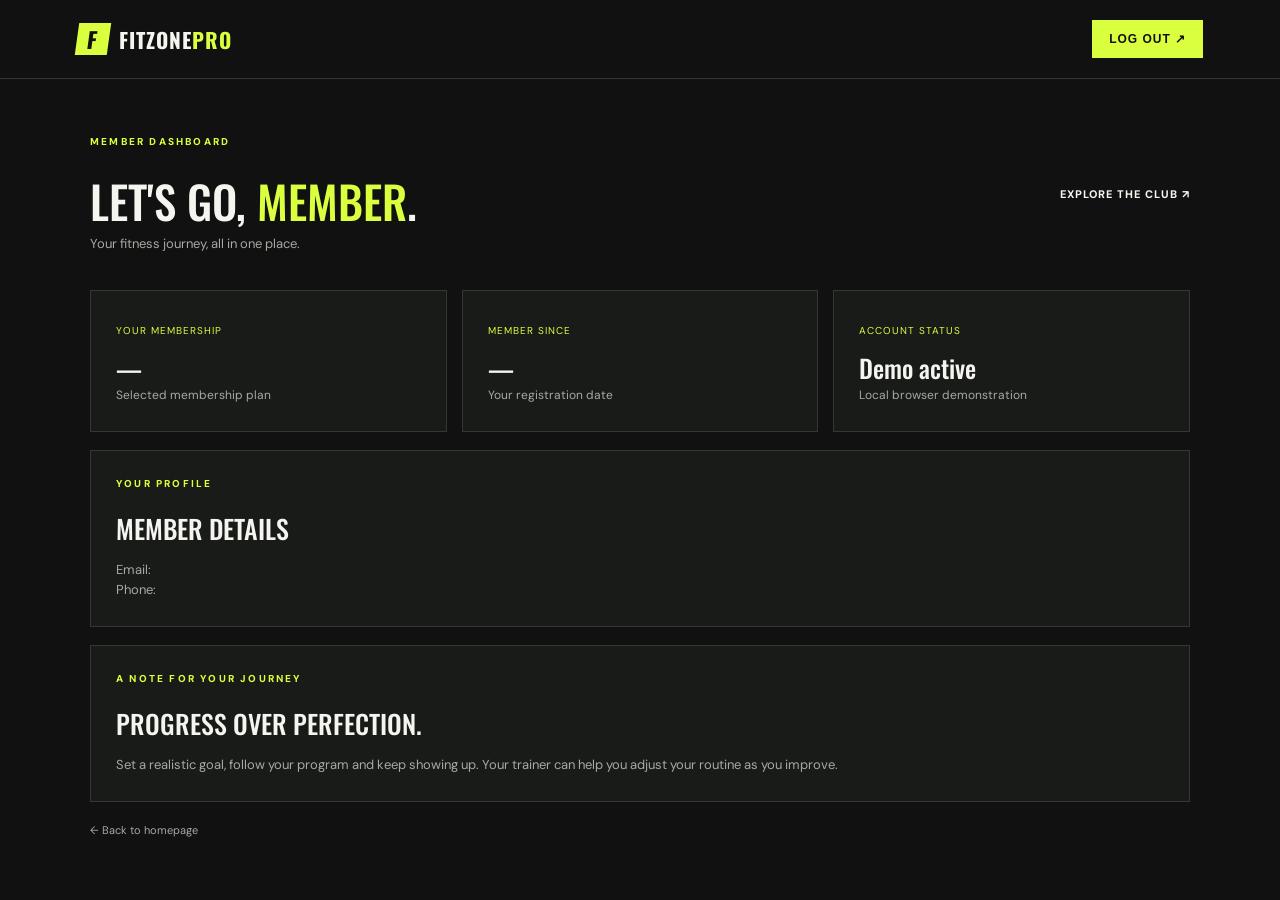
<file: pages/dashboard.html>
<!DOCTYPE html><html lang="en"><head><meta charset="UTF-8"><meta name="viewport" content="width=device-width, initial-scale=1.0"><title>Member Dashboard | FitZone Pro</title><link rel="preconnect" href="https://fonts.googleapis.com"><link href="https://fonts.googleapis.com/css2?family=DM+Sans:wght@400;500;600;700&family=Oswald:wght@400;500;600;700&display=swap" rel="stylesheet"><link rel="stylesheet" href="../style.css"></head><body class="dashboard">
<header class="dash-header"><a class="brand" href="../index.html"><span class="brand-mark">F</span><span>FITZONE<span class="accent">PRO</span></span></a><button class="btn btn-small" id="logoutButton">Log out ↗</button></header>
<main class="dash-content"><div class="dash-welcome"><div><p class="eyebrow">MEMBER DASHBOARD</p><h1>LET'S GO, <em id="dashboardName">MEMBER</em>.</h1><p style="color:var(--muted);font-size:13px">Your fitness journey, all in one place.</p></div><a href="../index.html" class="text-link">Explore the club ↗</a></div>
<div class="dash-grid"><article class="dash-card"><span>YOUR MEMBERSHIP</span><h3 id="memberPlan">—</h3><p>Selected membership plan</p></article><article class="dash-card"><span>MEMBER SINCE</span><h3 id="joinedDate">—</h3><p>Your registration date</p></article><article class="dash-card"><span>ACCOUNT STATUS</span><h3>Demo active</h3><p>Local browser demonstration</p></article></div>
<section class="dash-wide"><p class="eyebrow">YOUR PROFILE</p><h2>MEMBER DETAILS</h2><p class="empty-state">Email: <strong id="memberEmail"></strong></p><p class="empty-state">Phone: <strong id="memberPhone"></strong></p></section>
<section class="dash-wide"><p class="eyebrow">A NOTE FOR YOUR JOURNEY</p><h2>PROGRESS OVER PERFECTION.</h2><p class="empty-state">Set a realistic goal, follow your program and keep showing up. Your trainer can help you adjust your routine as you improve.</p></section>
<a class="back-home" href="../index.html">← Back to homepage</a></main><script src="../script.js"></script></body></html>
</file>
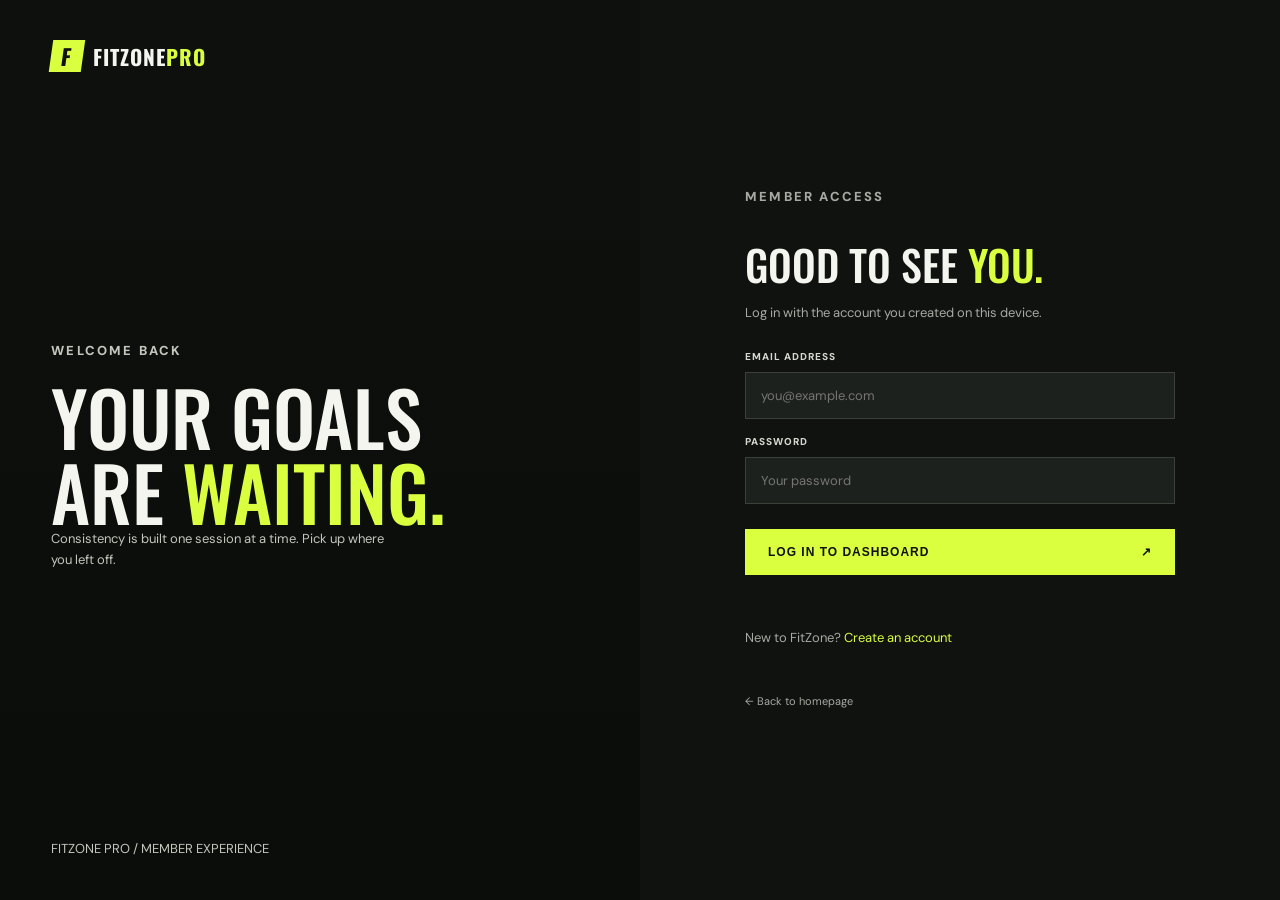
<file: pages/login.html>
<!DOCTYPE html><html lang="en"><head><meta charset="UTF-8"><meta name="viewport" content="width=device-width, initial-scale=1.0"><title>Member Login | FitZone Pro</title><link rel="preconnect" href="https://fonts.googleapis.com"><link href="https://fonts.googleapis.com/css2?family=DM+Sans:wght@400;500;600;700&family=Oswald:wght@400;500;600;700&display=swap" rel="stylesheet"><link rel="stylesheet" href="../style.css"></head><body class="auth-page">
<aside class="auth-visual"><a class="brand" href="../index.html"><span class="brand-mark">F</span><span>FITZONE<span class="accent">PRO</span></span></a><div><p class="eyebrow">WELCOME BACK</p><h1>YOUR GOALS<br>ARE <em>WAITING.</em></h1><p>Consistency is built one session at a time. Pick up where you left off.</p></div><p>FITZONE PRO / MEMBER EXPERIENCE</p></aside>
<main class="auth-panel"><form class="auth-form" id="loginForm"><p class="eyebrow">MEMBER ACCESS</p><h2>GOOD TO SEE <em>YOU.</em></h2><p>Log in with the account you created on this device.</p>
<div class="field"><label for="loginEmail">Email address</label><input id="loginEmail" type="email" required placeholder="you@example.com"></div>
<div class="field"><label for="loginPassword">Password</label><input id="loginPassword" type="password" required placeholder="Your password"></div>
<button class="btn" type="submit">Log in to dashboard <span>↗</span></button><div class="form-message" id="formMessage" role="status"></div><p class="form-note">New to FitZone? <a href="register.html">Create an account</a></p><a class="back-home" href="../index.html">← Back to homepage</a></form></main>
<script src="../script.js"></script></body></html>
</file>
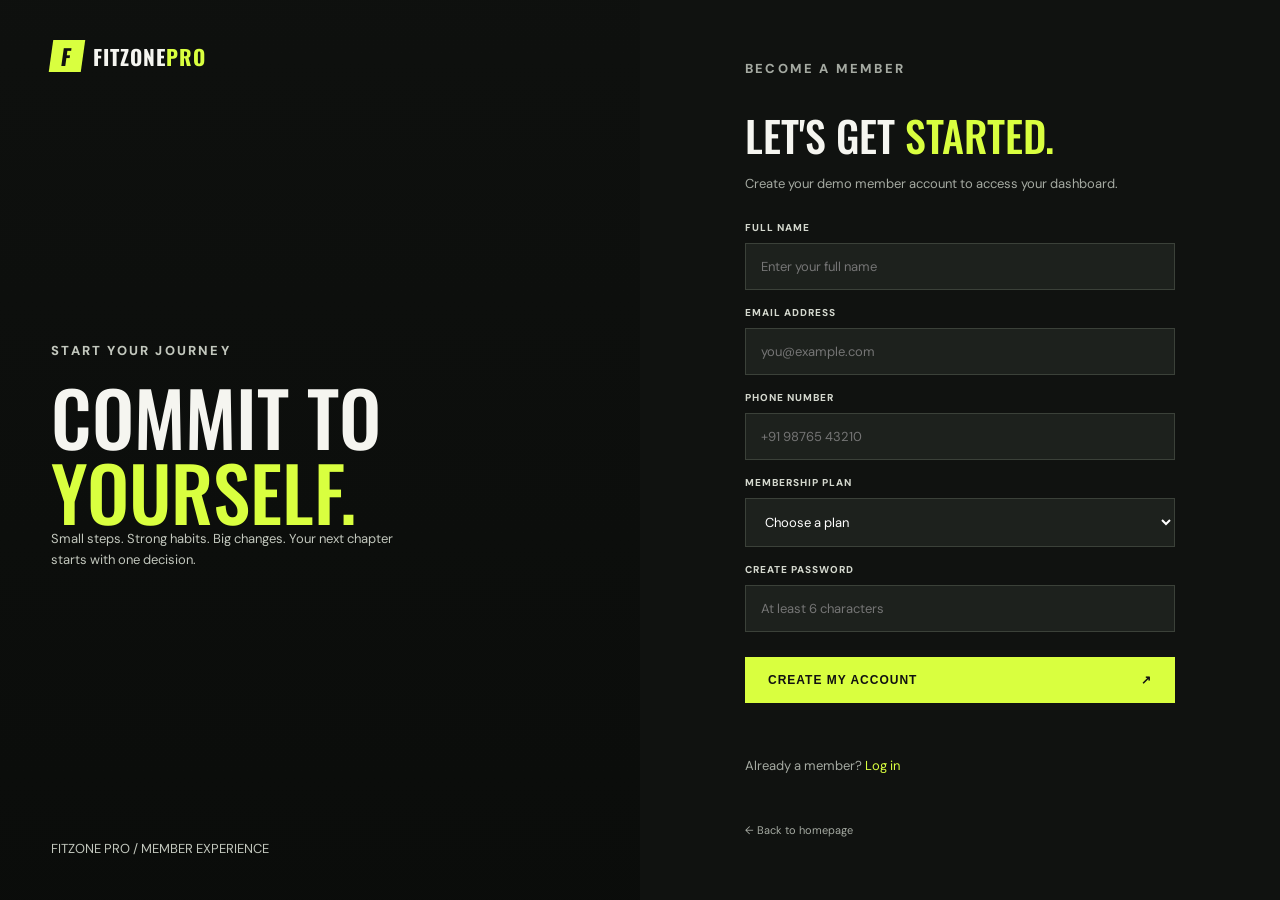
<file: pages/register.html>
<!DOCTYPE html><html lang="en"><head><meta charset="UTF-8"><meta name="viewport" content="width=device-width, initial-scale=1.0"><title>Join FitZone Pro</title><link rel="preconnect" href="https://fonts.googleapis.com"><link href="https://fonts.googleapis.com/css2?family=DM+Sans:wght@400;500;600;700&family=Oswald:wght@400;500;600;700&display=swap" rel="stylesheet"><link rel="stylesheet" href="../style.css"></head><body class="auth-page">
<aside class="auth-visual"><a class="brand" href="../index.html"><span class="brand-mark">F</span><span>FITZONE<span class="accent">PRO</span></span></a><div><p class="eyebrow">START YOUR JOURNEY</p><h1>COMMIT TO<br><em>YOURSELF.</em></h1><p>Small steps. Strong habits. Big changes. Your next chapter starts with one decision.</p></div><p>FITZONE PRO / MEMBER EXPERIENCE</p></aside>
<main class="auth-panel"><form class="auth-form" id="registerForm"><p class="eyebrow">BECOME A MEMBER</p><h2>LET'S GET <em>STARTED.</em></h2><p>Create your demo member account to access your dashboard.</p>
<div class="field"><label for="fullName">Full name</label><input id="fullName" required minlength="2" placeholder="Enter your full name"></div>
<div class="field"><label for="email">Email address</label><input id="email" type="email" required placeholder="you@example.com"></div>
<div class="field"><label for="phone">Phone number</label><input id="phone" type="tel" required pattern="[0-9 +()-]{10,15}" placeholder="+91 98765 43210"></div>
<div class="field"><label for="membership">Membership plan</label><select id="membership" required><option value="">Choose a plan</option><option>Basic</option><option>Premium</option><option>Elite</option></select></div>
<div class="field"><label for="password">Create password</label><input id="password" type="password" required minlength="6" placeholder="At least 6 characters"></div>
<button class="btn" type="submit">Create my account <span>↗</span></button><div class="form-message" id="formMessage" role="status"></div><p class="form-note">Already a member? <a href="login.html">Log in</a></p><a class="back-home" href="../index.html">← Back to homepage</a></form></main>
<script src="../script.js"></script></body></html>
</file>
<file: style.css>
:root{--bg:#101110;--panel:#191b19;--panel2:#202320;--text:#f5f5f0;--muted:#a5aaa2;--orange:#d9ff3f;--line:#343832;--font:'DM Sans',sans-serif;--display:'Oswald',sans-serif}
*{box-sizing:border-box;margin:0;padding:0}html{scroll-behavior:smooth;scroll-padding-top:90px}body{background:var(--bg);color:var(--text);font-family:var(--font);line-height:1.6}a{color:inherit;text-decoration:none}.container{width:min(1160px,88%);margin:auto}.accent,em{color:var(--orange);font-style:normal}.site-header{height:82px;padding:0 6%;display:flex;align-items:center;justify-content:space-between;background:#101110ed;position:sticky;top:0;z-index:20;border-bottom:1px solid #ffffff12;backdrop-filter:blur(14px)}.brand{display:flex;align-items:center;gap:10px;font:700 21px var(--display);letter-spacing:1px}.brand-mark{background:var(--orange);color:#111;width:32px;height:32px;display:grid;place-items:center;font:700 22px var(--display);transform:skew(-8deg)}.nav-links,.header-actions{display:flex;align-items:center;gap:30px}.nav-links a,.nav-login{font-size:12px;color:#d0d2cc;font-weight:700;text-transform:uppercase;letter-spacing:1px}.nav-links a:hover,.nav-login:hover{color:var(--orange)}.btn{display:inline-flex;align-items:center;gap:22px;background:var(--orange);color:#111;padding:15px 22px;font-size:12px;font-weight:800;text-transform:uppercase;letter-spacing:1px;border:1px solid var(--orange);transition:.2s}.btn:hover{background:transparent;color:var(--orange)}.btn-small{padding:11px 16px}.btn-outline{background:transparent;color:var(--orange)}.menu-toggle{display:none;background:none;border:0;color:white;font-size:25px}
.hero{min-height:650px;position:relative;display:flex;align-items:center;background:url('https://images.unsplash.com/photo-1534438327276-14e5300c3a48?auto=format&fit=crop&w=2000&q=90') center 45%/cover}.hero-overlay{position:absolute;inset:0;background:linear-gradient(90deg,#0c0e0cf5 0%,#0c0e0cbb 48%,#0c0e0c28 100%),linear-gradient(0deg,#101110 0%,transparent 28%)}.hero-content{position:relative;padding:75px 0 45px}.eyebrow{font-size:10px;letter-spacing:2.2px;font-weight:800;color:var(--orange);margin-bottom:17px}.eyebrow span{display:inline-block;width:24px;height:2px;background:var(--orange);vertical-align:middle;margin-right:9px}.hero h1{font:600 clamp(58px,8vw,104px)/.98 var(--display);letter-spacing:-1px}.hero-copy{max-width:440px;color:#c3c7bf;margin:24px 0 28px;font-size:15px}.hero-actions{display:flex;align-items:center;gap:28px}.text-link{font-size:11px;font-weight:800;text-transform:uppercase;letter-spacing:1px}.text-link span{color:var(--orange);margin-left:8px}.hero-stats{display:flex;gap:55px;margin-top:70px}.hero-stats div{display:flex;flex-direction:column}.hero-stats strong{font:500 35px var(--display)}.hero-stats strong span{color:var(--orange)}.hero-stats small{font-size:10px;color:#b3b8ae;text-transform:uppercase;letter-spacing:1px}.hero-side-note{position:absolute;right:3%;bottom:80px;writing-mode:vertical-rl;font-size:9px;letter-spacing:3px;color:#c7c9c0}.ticker{overflow:hidden;border-block:1px solid var(--line);padding:15px 0;color:#d7d9d2;font:500 16px var(--display);letter-spacing:2px;white-space:nowrap}.ticker div{word-spacing:9px;text-align:center}.ticker b{color:var(--orange);margin:0 15px}
.section{padding-top:105px;padding-bottom:105px}.section-heading{display:flex;align-items:end;justify-content:space-between;gap:35px;margin-bottom:42px}.section-heading h2,.cta h2{font:500 clamp(38px,5vw,58px)/1.05 var(--display);letter-spacing:.5px}.section-heading>p{max-width:350px;color:var(--muted);font-size:13px}.program-grid{display:grid;grid-template-columns:1.2fr 1fr 1fr;gap:16px}.program-card{height:420px;position:relative;overflow:hidden;background:#252822}.program-card img{width:100%;height:100%;object-fit:cover;transition:transform .5s}.program-card:hover img{transform:scale(1.06)}.card-shade{position:absolute;inset:0;background:linear-gradient(0deg,#090b09ed 0%,#090b0960 50%,transparent 100%)}.program-info{position:absolute;bottom:28px;left:27px;right:22px}.program-info>span,.trainer-card span{font-size:9px;color:var(--orange);font-weight:800;letter-spacing:1.6px}.program-info h3{font:500 33px/1.05 var(--display);margin:10px 0}.program-info p{font-size:12px;color:#c5c8c0;margin-bottom:17px}.program-info a{font-size:10px;text-transform:uppercase;font-weight:800;letter-spacing:1px;border-bottom:1px solid var(--orange);padding-bottom:5px}
.trainer-section,.pricing-section{background:#181b18;padding:100px 0}.light>p{color:#aeb3aa}.trainer-grid{display:grid;grid-template-columns:repeat(3,1fr);gap:18px}.trainer-card{background:#222520}.trainer-card img{width:100%;height:310px;object-fit:cover;object-position:top;filter:saturate(.75)}.trainer-card div{padding:20px}.trainer-card h3{font:500 26px var(--display);margin:5px 0}.trainer-card p{font-size:12px;color:var(--muted)}
.facility-grid{border-top:1px solid var(--line)}.facility{display:grid;grid-template-columns:70px 1fr 30px;align-items:center;padding:23px 10px;border-bottom:1px solid var(--line)}.facility>span{color:var(--orange);font:500 17px var(--display)}.facility b{font:500 22px var(--display);display:block}.facility small{color:var(--muted);font-size:12px}.facility i{font-style:normal;color:var(--orange);font-size:20px}
.pricing-grid{display:grid;grid-template-columns:repeat(3,1fr);gap:18px}.price-card{background:#222520;padding:30px;position:relative;border:1px solid #343832}.price-card.popular{border-color:var(--orange)}.popular-tag{position:absolute;right:0;top:0;background:var(--orange);color:#111;font-size:9px;font-weight:900;letter-spacing:1px;padding:7px 12px}.plan-label{font-size:9px;color:var(--orange);letter-spacing:1.7px;font-weight:800}.price-card h3{font:500 32px var(--display);margin:8px 0}.price{font:500 38px var(--display)}.price span{font:400 11px var(--font);color:var(--muted)}.plan-desc{color:var(--muted);font-size:12px;padding-bottom:22px;border-bottom:1px solid var(--line);margin:8px 0 15px}.price-card ul{list-style:none;min-height:135px}.price-card li{font-size:12px;margin:10px 0;color:#d7dbd2}.price-card li.muted{color:#777}.price-card .btn{margin-top:15px;width:100%;justify-content:space-between}
.cta{padding-top:90px;padding-bottom:90px;display:flex;justify-content:space-between;align-items:center;gap:25px}.cta .eyebrow{margin-bottom:10px}.footer{background:#080a08;border-top:1px solid var(--line);padding:40px 0}.footer-inner{display:grid;grid-template-columns:1fr 1fr 1fr;align-items:center;gap:20px}.footer p{color:var(--muted);font-size:12px}.footer-inner>div{display:flex;gap:20px;justify-content:flex-end}.footer-inner>div a{font-size:11px;color:#d5d8d0}.footer small{grid-column:1/-1;color:#70766d;font-size:10px;border-top:1px solid #252a24;padding-top:20px}
.auth-page{min-height:100vh;display:grid;grid-template-columns:1fr 1fr;background:#101210}.auth-visual{background:linear-gradient(0deg,#090b09c9,#090b0940),url('https://images.unsplash.com/photo-1534438327276-14e5300c3a48?auto=format&fit=crop&w=1200&q=85') center/cover;padding:40px 8%;display:flex;flex-direction:column;justify-content:space-between}.auth-visual h1{font:500 clamp(45px,6vw,75px)/1 var(--display);max-width:480px}.auth-visual p{color:#c2c7bd;font-size:13px;max-width:350px}.auth-panel{display:flex;align-items:center;justify-content:center;padding:45px 8%}.auth-form{width:min(430px,100%)}.auth-form h2{font:500 42px var(--display);margin:8px 0}.auth-form>p{color:var(--muted);font-size:13px;margin-bottom:25px}.field{margin:15px 0}.field label{display:block;font-size:10px;text-transform:uppercase;letter-spacing:1px;font-weight:800;margin-bottom:7px;color:#d4d8ce}.field input,.field select,.field textarea{width:100%;padding:14px 15px;background:#1d211d;border:1px solid #3b4139;color:white;border-radius:0;outline:none;font:13px var(--font)}.field input:focus,.field select:focus{border-color:var(--orange)}.field select option{background:#1d211d}.auth-form .btn{width:100%;justify-content:space-between;margin-top:10px}.form-note{font-size:12px;color:var(--muted);margin-top:20px}.form-note a{color:var(--orange)}.form-message{font-size:12px;margin-top:15px;color:var(--orange);min-height:18px}.back-home{font-size:11px;color:var(--muted);display:inline-block;margin-top:20px}.dashboard{min-height:100vh}.dash-header{padding:20px 6%;display:flex;justify-content:space-between;align-items:center;border-bottom:1px solid var(--line)}.dash-content{width:min(1100px,88%);margin:55px auto}.dash-welcome{display:flex;justify-content:space-between;align-items:center;gap:20px;margin-bottom:35px}.dash-welcome h1{font:500 45px var(--display)}.dash-grid{display:grid;grid-template-columns:repeat(3,1fr);gap:15px}.dash-card{background:var(--panel);padding:25px;border:1px solid var(--line)}.dash-card span{font-size:10px;color:var(--orange);letter-spacing:1px}.dash-card h3{font:500 25px var(--display);margin-top:8px}.dash-card p{font-size:12px;color:var(--muted)}.dash-wide{margin-top:18px;background:var(--panel);padding:25px;border:1px solid var(--line)}.dash-wide h2{font:500 26px var(--display);margin-bottom:12px}.empty-state{color:var(--muted);font-size:13px}
@media(max-width:850px){.nav-links{gap:14px}.nav-links a{font-size:10px}.program-grid{grid-template-columns:1fr 1fr}.program-large{grid-column:span 2}.program-card{height:350px}.pricing-grid{gap:10px}.price-card{padding:22px}.price{font-size:31px}}
@media(max-width:650px){.site-header{height:70px}.menu-toggle{display:block;margin-left:auto;margin-right:15px}.nav-links{display:none;position:absolute;top:70px;left:0;right:0;background:#111;padding:20px 6%;flex-direction:column;align-items:flex-start;border-bottom:1px solid var(--line)}.nav-links.open{display:flex}.header-actions{gap:12px}.nav-login{display:none}.hero{min-height:630px;background-position:60% center}.hero h1{font-size:63px}.hero-side-note{display:none}.hero-stats{gap:28px;margin-top:55px}.hero-stats strong{font-size:29px}.section,.trainer-section,.pricing-section{padding-top:72px;padding-bottom:72px}.section-heading{display:block}.section-heading>p{margin-top:15px}.program-grid,.trainer-grid,.pricing-grid{grid-template-columns:1fr}.program-large{grid-column:auto}.program-card{height:360px}.trainer-card img{height:350px}.facility{grid-template-columns:42px 1fr 20px}.facility b{font-size:19px}.cta{display:block}.cta .btn{margin-top:25px}.footer-inner{grid-template-columns:1fr}.footer-inner>div{justify-content:flex-start}.footer small{grid-column:auto}.auth-page{grid-template-columns:1fr}.auth-visual{min-height:260px;padding:25px}.auth-visual h1{font-size:48px}.auth-panel{padding:45px 7%}.dash-welcome{display:block}.dash-welcome .btn{margin-top:18px}.dash-grid{grid-template-columns:1fr}.dash-content{margin:35px auto}}
</file>
